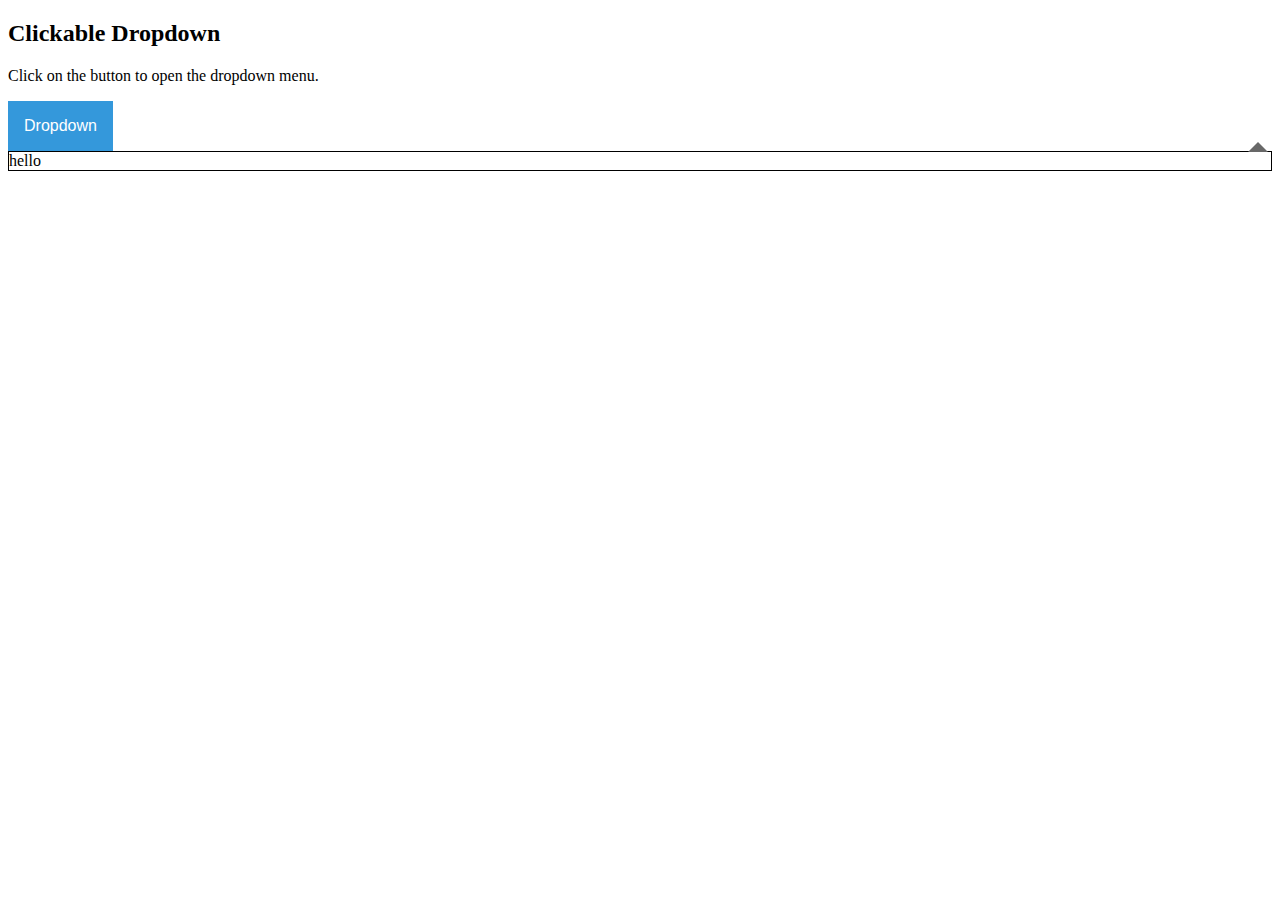
<file: menubar.html>
<!DOCTYPE html>
<html>
<head>
<meta name="viewport" content="width=device-width, initial-scale=1">
<style>
.dropbtn {
  background-color: #3498DB;
  color: white;
  padding: 16px;
  font-size: 16px;
  border: none;
  cursor: pointer;
}

.dropbtn:hover, .dropbtn:focus {
  background-color: #2980B9;
}

.dropdown {
  position: relative;
  display: inline-block;
}

.dropdown-content {
  display: none;
  position: absolute;
  margin-top:10px;
  background-color: #f1f1f1;
  min-width: 160px;
  overflow: auto;
  box-shadow: 0px 8px 16px 0px rgba(0,0,0,0.2);
  z-index: 1;

 
}

.dropdown-content a {
  color: black;
  padding: 12px 16px;
  text-decoration: none;
  display: block;
}

.dropdown a:hover {background-color: #ddd;}

.show {display: block;}
.main-div
{
  background-color: #ffffff;
  position: relative;
  border: 1px solid black;
}
.button 
{
  width: 0;
  height: 0;
  border: 10px solid transparent;
  border-bottom-color: #686868;
  position: absolute;
  right: 3px;
  top: -20px;
}

</style>
</head>
<body>

<h2>Clickable Dropdown</h2>
<p>Click on the button to open the dropdown menu.</p>

<div class="dropdown">
  <button onclick="myFunction()" class="dropbtn">Dropdown</button>
  <div id="myDropdown" class="dropdown-content">
    <a >Home</a>
    <a href="#about">About</a>
    <a href="#contact">Contact</a>
  </div>
</div>

<div class="main-div">
  <div class="button">
  </div>
  <div>
    hello
  </div>
</div>

<script>
/* When the user clicks on the button, 
toggle between hiding and showing the dropdown content */
function myFunction() {
  document.getElementById("myDropdown").classList.add("show");
}

// Close the dropdown if the user clicks outside of it
window.onclick = function(event) {
  if (!event.target.matches('.dropbtn')) {
    var dropdowns = document.getElementsByClassName("dropdown-content");
    console.log(dropdowns.length)
    var i;
    for (i = 0; i < dropdowns.length; i++) {
      var openDropdown = dropdowns[i];
      if (openDropdown.classList.contains('show')) {
        openDropdown.classList.remove('show');
      }
    }
  }
}
</script>

</body>
</html>
</file>
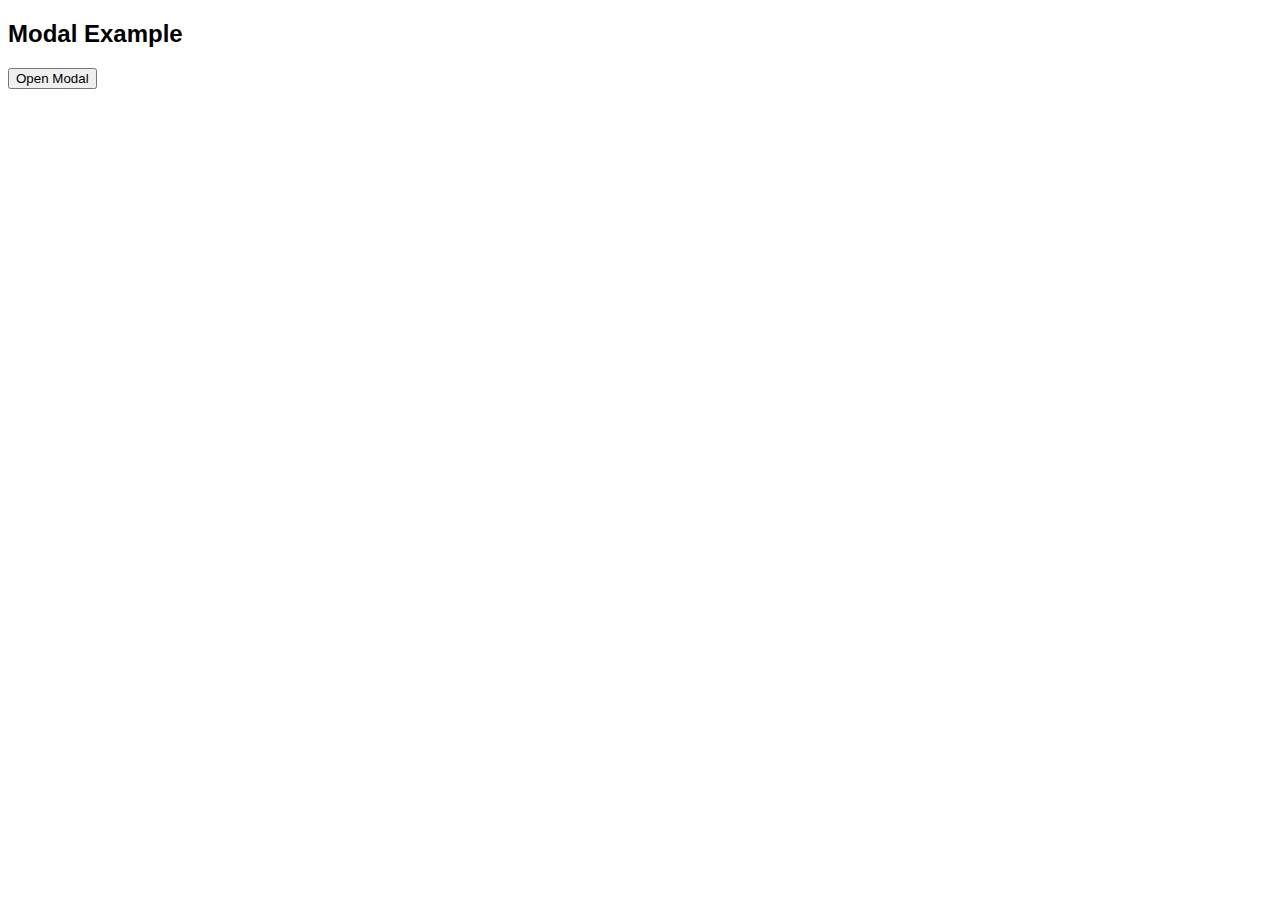
<file: modal.html>
<!DOCTYPE html>
<html>
<head>
<meta name="viewport" content="width=device-width, initial-scale=1">
<style>
body {font-family: Arial, Helvetica, sans-serif;}

/* The Modal (background) */
.modal {
  display: none; /* Hidden by default */
  position: fixed; /* Stay in place */
  z-index: 1; /* Sit on top */
  padding-top: 100px; /* Location of the box */
  left: 0;
  top: 0;
  width: 100%; /* Full width */
  height: 100%; /* Full height */
  overflow: auto; /* Enable scroll if needed */
  background-color: rgb(0,0,0); /* Fallback color */
  background-color: rgba(0,0,0,0.4); /* Black w/ opacity */
}

/* Modal Content */
.modal-content {
  background-color: #fefefe;
  margin: auto;
  padding: 20px;
  border: 1px solid #888;
  width: 80%;
}

/* The Close Button */
.close {
  color: #aaaaaa;
  float: right;
  font-size: 28px;
  font-weight: bold;
}

.close:hover,
.close:focus {
  color: #000;
  text-decoration: none;
  cursor: pointer;
}
</style>
</head>
<body>

<h2>Modal Example</h2>

<!-- Trigger/Open The Modal -->
<button id="myBtn">Open Modal</button>

<!-- The Modal -->
<div id="myModal" class="modal">

  <!-- Modal content -->
  <div class="modal-content">
    <span class="close">&times;</span>
    <p>Some text in the Modal..</p>
  </div>

</div>

<script>
// Get the modal
var modal = document.getElementById("myModal");

// Get the button that opens the modal
var btn = document.getElementById("myBtn");

// Get the <span> element that closes the modal
var span = document.getElementsByClassName("close")[0];

// When the user clicks the button, open the modal 
btn.onclick = function() {
  modal.style.display = "block";
}

// When the user clicks on <span> (x), close the modal
span.onclick = function() {
  modal.style.display = "none";
}

// When the user clicks anywhere outside of the modal, close it
window.onclick = function(event) {
  if (event.target == modal) {
    modal.style.display = "none";
  }
}
</script>

</body>
</html>
</file>
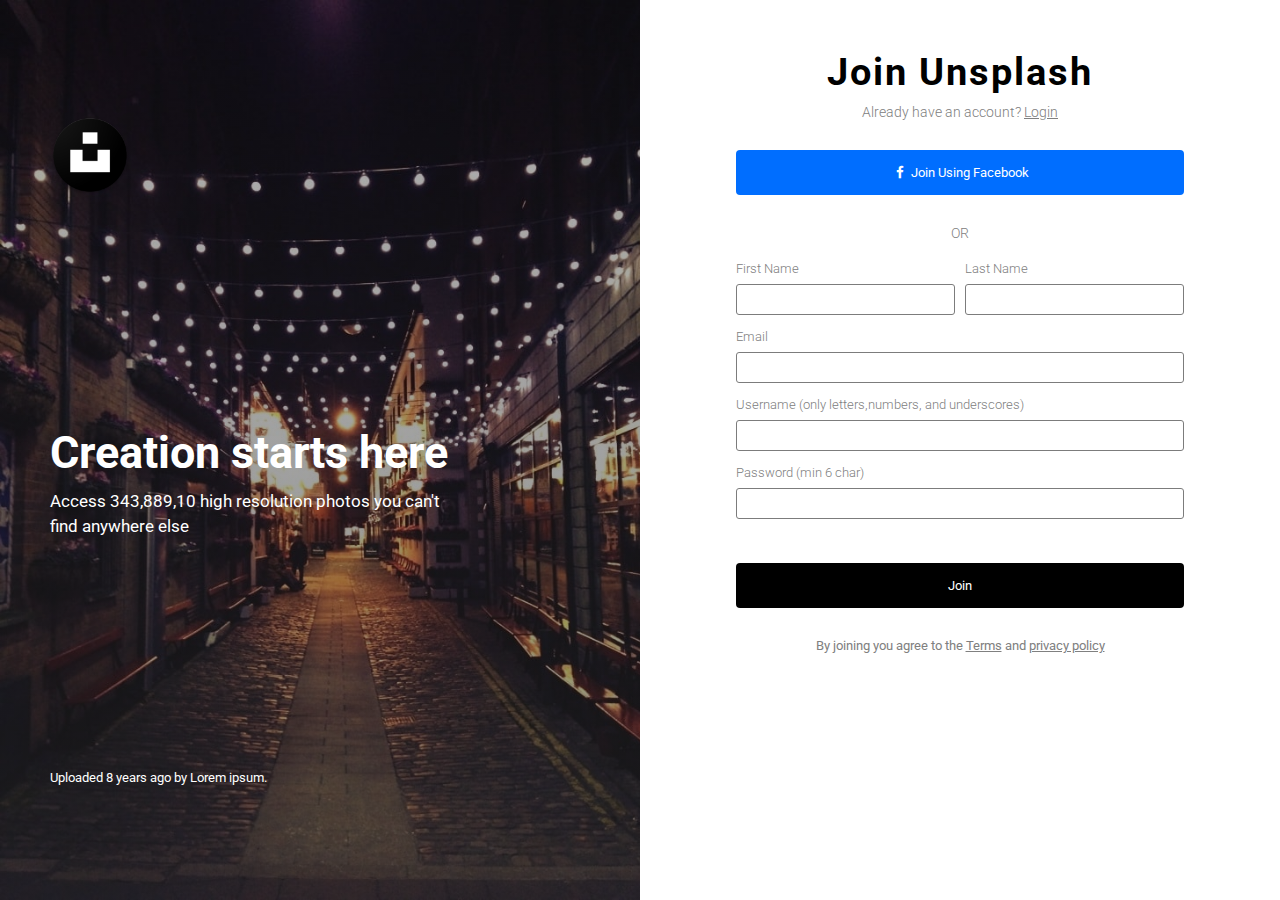
<file: signup.html>
<html lang="en">

<head>
    <meta charset="UTF-8">
    <meta http-equiv="X-UA-Compatible" content="IE=edge">
    <meta name="viewport" content="width=device-width, initial-scale=1.0">
    <title>UnSplash Clone Website</title>
    <link rel="stylesheet" href="signupStyle.css">
    <link rel="stylesheet" href="https://cdnjs.cloudflare.com/ajax/libs/font-awesome/4.7.0/css/font-awesome.min.css">
    <link rel="preconnect" href="https://fonts.googleapis.com">
    <link rel="preconnect" href="https://fonts.gstatic.com" crossorigin>
    <link href="https://fonts.googleapis.com/css2?family=Roboto:wght@100;300;400;500;700&display=swap" rel="stylesheet">
    <link href="images/tab-icon.png" rel="shortcut icon">
</head>

<body>

    <section class="signup">
        <div class="main-div">
            <div class="row">
                <!-- ********************************** -->
                <!--                ******************* -->
                <!--  Image Section column  *********** -->
                <!--                ******************* -->
                <!--  ********************************* -->
                <div class="col main-img">
                    <div class="content">
                        <div class="logo">
                            <img src="images/tab-icon.png" width="80px" height="auto" alt="">
                        </div>
                        <div class="text-section">
                            <h1 class="text-title">Creation starts here</h1 c>
                            <p class="text-details">Access 343,889,10 high resolution photos you can't find anywhere
                                else</p>
                        </div>
                        <div class="footer-text">
                            <p>Uploaded 8 years ago by Lorem ipsum.</p>
                        </div>
                    </div>
                </div>
                <!-- ********************************** -->
                <!--                ******************* -->
                <!--  Form Section column  ************ -->
                <!--                ******************* -->
                <!--  ********************************* -->
                <div class="col form-section">
                    <div class="container">
                        <h2 class="form-title">Join Unsplash</h2>
                        <p class="form-text-1">Already have an account? <a href="#" class="text-1-link">Login</a> </p>
                        <button class="form-join-btn"> <i class="fa fa-facebook"></i> Join Using Facebook </button>
                        <p class="space-text">OR</p>

                        <form action="" class="Input-form" id="SignupForm">
                            <div class="form-section-1 spacing">
                                <div class="group-1">
                                    <label for="First Name" class="InputLabels">First Name</label>
                                    <input type="text" name="firstName" id="firstName" class="inputs-fields">
                                </div>
                                <div class="group-2 ">
                                    <label for="Last Name" class="InputLabels">Last Name</label>
                                    <input type="text" name="lastName" id="lastName" class="inputs-fields">
                                </div>
                            </div>
                            <div class="form-section-2 spacing">
                                <label for="Email" class="InputLabels">Email</label>
                                <input type="email" name="Email" id="email" class="inputs-fields">
                            </div>
                            <div class="form-section-3 spacing">
                                <label for="Username" class="InputLabels">Username (only letters,numbers, and
                                    underscores)</label>
                                <input type="text" name="Username" id="Username" class="inputs-fields">
                            </div>
                            <div class="form-section-4 spacing">
                                <label for="password" class="InputLabels">Password (min 6 char)</label>
                                <input type="password" name="password" id="password" class="inputs-fields">
                            </div>

                            <button class="join-btn" type="submit">Join</button>
                        </form>

                        <p class="form-footer-text">By joining you agree to the <a href="#">Terms</a> and <a href="">
                                privacy policy </a> </p>

                    </div>
                </div>
            </div>
        </div>
    </section>

    <script src="signup.js"></script>

</body>

</html>
</file>
<file: signupStyle.css>
* {
    margin: 0px;
    padding: 0px;
    font-family: 'roboto';
}

.row {
    display: flex;
    flex-wrap: wrap;
    color: white;
    height: 100vh;
}

.col {
    flex: 50%;
    max-width: 50%;
}

/* ***************************************** */
/* ***************************************** */
/*                            ************** */
/* Image Section              ************** */
/*                            ************** */
/* ***************************************** */
/* ***************************************** */
/* ***************************************** */

.main-img {
    background-image: linear-gradient(rgba(0, 0, 0, 0.3), rgba(34, 34, 34, 0.5)), url("images/screen\ 1\ image.JPG");
    width: 100%;
    height: auto;
    background-size: cover;
}

.content {
    display: flex;
    flex-direction: column;
    margin-left: 50px;
    justify-content: space-around;
    height: 100%;
}

.text-title {
    font-size: 45px;
}

.text-details {
    width: 70%;
    font-size: 17px;
    margin-top: 10px;
    line-height: 25px;
}

.footer-text {
    font-size: 13px;
}


/* ***************************************** */
/* ***************************************** */
/*                            ************** */
/* Form Section               ************** */
/*                            ************** */
/* ***************************************** */
/* ***************************************** */
/* ***************************************** */

.form-section {

    background-color: rgb(255, 255, 255);
    text-align: center;
    color: black;

}

.container {
    margin-top: 50px;
}

.form-title {
    font-size: 38px;
    letter-spacing: 2px;
    margin-bottom: 10px;
}

.form-text-1 {
    font-size: 14px;
    color: gray;
    font-weight: 300;
}

.text-1-link {
    color: gray;
}

.form-join-btn {
    width: 70%;
    margin: 30px 0px;
    background-color: rgb(0, 110, 255);
    border: none;
    border-radius: 4px;
    color: white;
    padding: 15px 0px;
}

.form-join-btn i {
    margin: 0px 4px;
}

.space-text {
    margin-bottom: 14px;
    color: gray;
    font-size: 14px;
    font-weight: 300;
}

.Input-form {
    width: 70%;
    margin: auto;
    text-align: start;
    margin-top: 20px;

}

.form-section-1 {
    display: flex;
}

.inputLabels {
    display: block;
    color: gray;
    margin-bottom: 8px;
    font-size: 13px;
    font-weight: 300;

}

.group-1 {
    padding-right: 10px;
}

.group-1,
.group-2 {
    width: 50%;

}

.inputs-fields {
    width: 100%;
    padding: 7px 7px;
    border: 1px solid rgb(124, 124, 124);
    border-radius: 3px;
}

.spacing {
    margin: 14px 0px;
}

.join-btn {
    width: 100%;
    margin: 30px 0px;
    background-color: rgb(0, 0, 0);
    border: none;
    border-radius: 4px;
    color: white;
    padding: 15px 0px;
    cursor: pointer;
}

.form-footer-text {
    font-size: 13px;
    color: gray;
}

.form-footer-text a {
    color: gray;
}

@media screen and (max-width: 992px) {
    .col {
        -ms-flex: 50%;
        flex: 100%;
        max-width: 100%;
    }

    .main-img {

        width: 100%;
        min-height: 50%;
        background-size: cover;
        background-position: center;
    }

    .content {
        /* height:auto; */
    }
}
</file>
